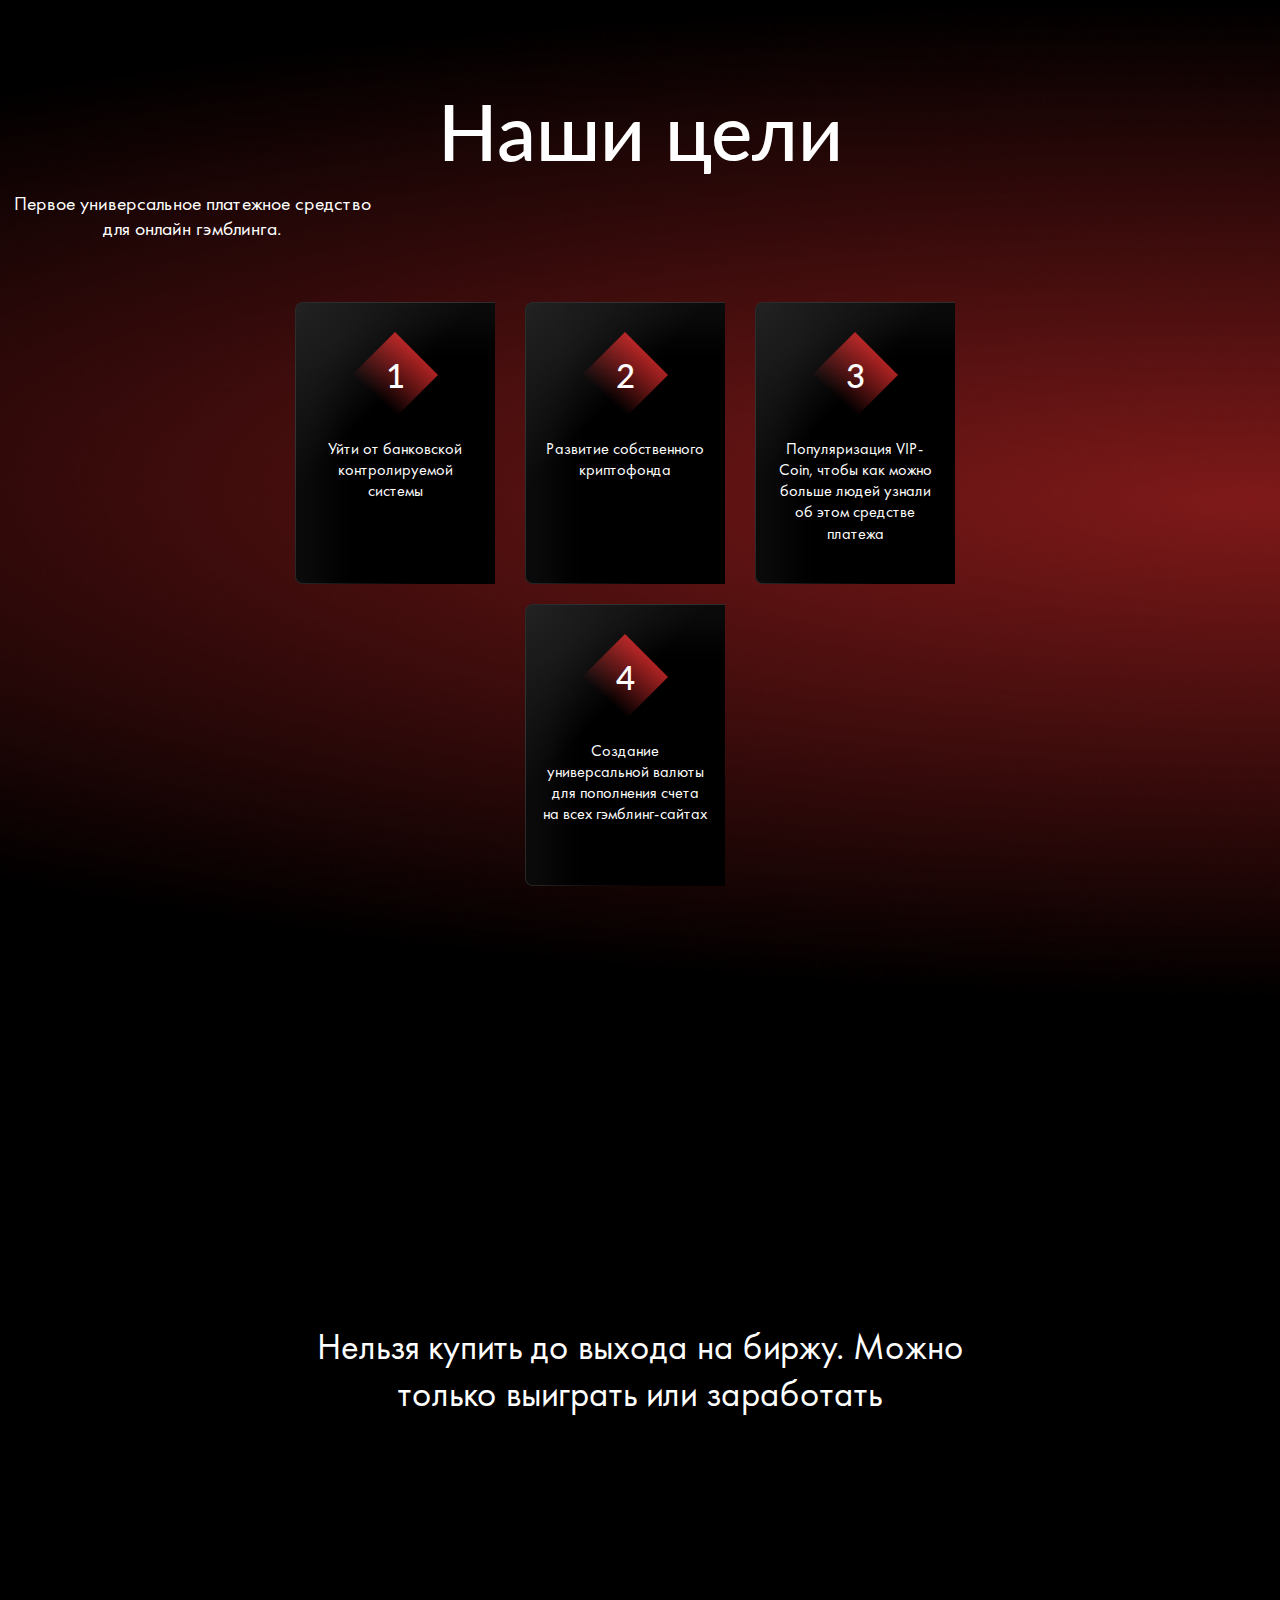
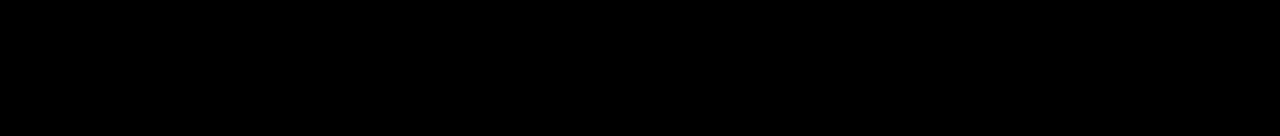
<file: index.html>
<!DOCTYPE html>
<html lang="en">
  <head>
    <meta charset="UTF-8" />
    <meta name="viewport" content="width=device-width, initial-scale=1.0" />
    <title>Document</title>
    <link rel="stylesheet" href="style.css" />
  </head>
  <body>
    <div class="goals">
      <div class="header">Наши цели</div>
      <div class="info">
        Первое универсальное платежное средство для онлайн гэмблинга.
      </div>
      <div class="card__section">
        <div class="card">
          <div class="card__square">
            <div class="card__square-number">1</div>
          </div>
          <div class="card__inf">Уйти от банковской контролируемой системы</div>
        </div>
        <div class="card">
          <div class="card__square">
            <div class="card__square-number">2</div>
          </div>
          <div class="card__inf">Развитие собственного криптофонда</div>
        </div>
        <div class="card">
          <div class="card__square">
            <div class="card__square-number">3</div>
          </div>
          <div class="card__inf">
            Популяризация VIP-Coin, чтобы как можно больше людей узнали об этом
            средстве платежа
          </div>
        </div>
        <div class="card">
          <div class="card__square">
            <div class="card__square-number">4</div>
          </div>
          <div class="card__inf">
            Создание универсальной валюты для пополнения счета на всех
            гэмблинг-сайтах
          </div>
        </div>
      </div>
    </div>
    <div class="credo">
      <div class="credo__header">
        Нельзя купить до выхода на биржу. Можно только
        <span class="bottom-line"></span>выиграть или
        <span class="bottom-line2"></span>
        заработать
      </div>
      <div class="ellipse__container"><div class="ellipse"></div></div>
      <div class="bottom-border"></div>
    </div>
  </body>
</html>
</file>
<file: style.css>
@font-face {
  font-family: "Lato-Medium";
  src: url("./font/Lato-Medium.eot") format("eot"),
    url("./font/Lato-Medium.otf") format("otf"),
    url("./font/Lato-Medium.ttf") format("ttf"),
    url("./font/Lato-Medium.woff") format("woff"),
    url("./font/Lato-Medium.woff2") format("woff2");
}
@font-face {
  font-family: "FuturaPT";
  src: url("./font/FuturaPT-Book.ttf") format("ttf"),
    url("./font/FuturaPT-Book.woff") format("woff");
}
*,
*::before,
*::after {
  padding: 0;
  margin: 0;
  border: 0;
  box-sizing: border-box;
}

a {
  text-decoration: none;
}
img {
  vertical-align: top;
}
nav,
header,
footer {
  display: block;
}

html,
body {
  height: 100%;
  color: #fff;
}
/* input,
button,
textarea,
select {
  font: inherit;
} */

ul,
ol,
li {
  list-style: none;
}
/* h1,
h2,
h3,
h4,
h5 {
  font-size: inherit;
  font-weight: inherit;
} */

.goals {
  max-width: 1920px;
  height: 714px;

  background-image: url("./img/Ellipse.png"), url("./img/background.png");
  background-repeat: no-repeat;
}

.header-info {
  display: flex;
  flex-direction: column;
  justify-content: center;
  align-items: center;
}
.header {
  font-family: "Lato-Medium", sans-serif;
  font-size: calc(35px + 65 * (100vw / 1920));
  line-height: 100%;
  text-align: center;
  padding-top: 92.2px;
  margin-bottom: 20px;
}

.info {
  font-family: "FuturaPT", sans-serif;
  font-size: 22px;
  line-height: 130%;
  text-align: center;
  width: 21%;
  margin-bottom: 60px;
}
.card__section {
  display: flex;
  margin-left: 277px;
  margin-right: 277px;
}

.card {
  background-image: url("./img/cardblock.png");

  width: 24%;
  height: 282px;
  display: flex;
  flex-direction: column;
  align-items: center;
  padding-top: 30px;
}

.card:not(:last-child) {
  margin-right: 30px;
}

.card__square {
  background-repeat: no-repeat;
  background-image: url("./img/cardsquare.png");
  width: 86px;
  height: 86px;

  font-family: "Lato-Medium", sans-serif;
  font-size: 40px;
  line-height: 130%;
  position: relative;

  margin-bottom: 20px;
}

.card__square-number {
  position: absolute;
  top: 50%;
  left: 50%;
  transform: translate(-50%, -50%);
  font-size: 40px;
}

.card__inf {
  font-family: "FuturaPT", sans-serif;
  font-size: 22px;
  line-height: 130%;
  text-align: center;
  padding-left: 17px;
  padding-right: 17px;
}

.credo {
  max-width: 1920px;
  height: 730px;
  background-color: black;
  position: relative;
}
.credo__header {
  font-family: "FuturaPT", sans-serif;
  font-size: calc(20px + 30 * (100vw / 1920));
  line-height: 130%;
  color: #fff;
  text-align: center;
  width: 48%;
  position: absolute;
  top: 50%;
  left: 50%;
  transform: translate(-50%, -50%);

  z-index: 4;
}

.ellipse__container {
  position: relative;
  left: 21.5%;
  top: 25.5%;

  width: 33%;
  height: 41%;
}
img {
  width: 100%;
}

span {
  border-bottom: 2px solid #ff3333;
}

@media (min-device-width: 1500px) and (max-device-width: 1700px) {
  .goals {
    max-width: 1700px;
    height: 714px;
  }

  .info {
    font-size: calc(15px + 7 * (100vw / 1920));

    max-width: 21%;

    margin-bottom: 60px;
  }
  .card__section {
    display: flex;
  }

  .card {
    width: 24%;
    height: 282px;
    display: flex;
    flex-direction: column;
    align-items: center;
    padding-top: 30px;
    padding-bottom: 15px;
  }

  .card:not(:last-child) {
    margin-right: 30px;
  }

  .card__square {
    width: 86px;
    height: 86px;

    font-size: calc(20px + 20 * (100vw / 1920));

    margin-bottom: 20px;
  }

  .card__square-number {
    position: absolute;
    font-size: calc(20px + 20 * (100vw / 1920));
  }

  .card__inf {
    font-size: calc(10px + 12 * (100vw / 1920));

    padding-left: 17px;
    padding-right: 17px;
  }

  .credo {
    max-width: 1920px;
    height: 730px;
  }
  .credo__header {
    font-size: calc(20px + 30 * (100vw / 1920));

    width: 52%;
  }

  .ellipse__container {
    position: relative;
    left: 22%;
    top: 25.5%;

    width: 33%;
    height: 41%;
  }

  img {
    width: 100%;
    height: 100%;
  }
}

@media (min-device-width: 1025px) and (max-device-width: 1499px) {
  .goals {
    max-width: 1700px;
    height: auto;
    background-size: cover;
  }

  .header-info {
    display: flex;
    flex-direction: column;
    justify-content: center;
    align-items: center;
  }
  .header {
    text-align: center;
    padding-top: 92.2px;
    margin-bottom: 20px;
  }

  .info {
    font-size: calc(15px + 7 * (100vw / 1920));
    line-height: 130%;
    text-align: center;
    width: 30%;

    margin-bottom: 60px;
  }
  .card__section {
    display: flex;
    margin-left: 277px;
    margin-right: 277px;
    flex-wrap: wrap;
    justify-content: center;
    padding-bottom: 100px;
  }

  .card:not(:last-child) {
    margin-right: 30px;
  }

  .card {
    display: flex;
    flex-direction: column;
    align-items: center;
    padding-top: 30px;
    padding-bottom: 15px;
    background-size: auto;
    width: 200px;
    margin-bottom: 20px;
    margin-right: 30px;
  }

  .card__square {
    background-size: auto;

    line-height: 130%;
    position: relative;

    margin-bottom: 20px;
  }

  .card__square-number {
    position: absolute;
    font-size: calc(20px + 20 * (100vw / 1920));
    top: 50%;
    left: 50%;
    transform: translate(-50%, -50%);
  }

  .card__inf {
    font-family: "FuturaPT", sans-serif;
    font-size: calc(5px + 17 * (100vw / 1920));
    line-height: 130%;
    text-align: center;
    padding-left: 17px;
    padding-right: 17px;
  }

  .credo {
    max-width: 1920px;
    height: 730px;
    background-color: black;
    position: relative;
  }
  .credo__header {
    font-size: calc(10px + 40 * (100vw / 1920));

    color: #fff;
    text-align: center;
    width: 55%;
  }

  .ellipse__container {
    position: relative;
    left: 22%;
    top: 25.5%;

    width: 33%;
    height: 41%;
  }

  img {
    width: 100%;
    height: 100%;
  }
}

@media (min-device-width: 768px) and (max-device-width: 1024px) {
  .goals {
    max-width: 1700px;
    height: auto;
    background-size: cover;
    display: flex;
    flex-direction: column;
    align-items: center;
    justify-content: center;
  }

  .header-info {
    display: flex;
    flex-direction: column;
    justify-content: center;
    align-items: center;
  }
  .header {
    text-align: center;
    padding-top: 92.2px;
    margin-bottom: 20px;
  }

  .info {
    font-size: calc(15px + 7 * (100vw / 1920));
    line-height: 130%;
    text-align: center;
    width: 60%;

    margin-bottom: 60px;
  }
  .card__section {
    display: flex;
    margin-left: 277px;
    margin-right: 277px;
    flex-wrap: wrap;
    justify-content: center;
    padding-bottom: 100px;
  }

  .card:not(:last-child) {
    margin-right: 30px;
  }

  .card {
    display: flex;
    flex-direction: column;
    align-items: center;
    padding-top: 30px;
    padding-bottom: 15px;
    background-size: auto;
    width: 200px;
    margin-bottom: 20px;
    margin-right: 30px;
    background-repeat: no-repeat;
  }

  .card__square {
    background-size: auto;

    line-height: 130%;
    position: relative;

    margin-bottom: 20px;
  }

  .card__square-number {
    position: absolute;
    font-size: calc(20px + 20 * (100vw / 1920));
    top: 50%;
    left: 50%;
    transform: translate(-50%, -50%);
  }

  .card__inf {
    font-family: "FuturaPT", sans-serif;
    font-size: calc(15px + 7 * (100vw / 1920));
    line-height: 130%;
    text-align: center;
    padding-left: 17px;
    padding-right: 17px;
  }

  .credo {
    max-width: 1920px;
    height: 730px;
    background-color: black;
    position: relative;
  }
  .credo__header {
    font-size: calc(5px + 45 * (100vw / 1920));

    color: #fff;
    text-align: center;
    width: 55%;
  }

  .ellipse__container {
    position: relative;
    left: 22%;
    top: 25.5%;

    width: 33%;
    height: 41%;
  }

  img {
    width: 100%;
    height: 100%;
  }
}

@media (min-device-width: 440px) and (max-device-width: 767px) {
  .goals {
    max-width: 1700px;
    height: auto;
    background-size: cover;
    display: flex;
    flex-direction: column;
    align-items: center;
    justify-content: center;
  }

  .info {
    font-size: calc(15px + 7 * (100vw / 1920));
    line-height: 130%;
    text-align: center;
    width: 80%;

    margin-bottom: 60px;
  }
  .card__section {
    display: flex;
    margin-left: 277px;
    margin-right: 277px;
    flex-wrap: wrap;
    justify-content: center;
    padding-bottom: 100px;
  }

  .card:not(:last-child) {
    margin-right: 0px;
  }

  .card {
    display: flex;
    flex-direction: column;
    align-items: center;
    padding-top: 30px;
    padding-bottom: 15px;
    background-size: auto;
    width: 200px;
    margin-bottom: 20px;
    margin-right: 0px;
    background-repeat: no-repeat;
  }

  .card__square {
    background-size: auto;

    line-height: 130%;
    position: relative;

    margin-bottom: 20px;
  }

  .card__square-number {
    position: absolute;
    font-size: calc(20px + 20 * (100vw / 1920));
    top: 50%;
    left: 50%;
    transform: translate(-50%, -50%);
  }

  .card__inf {
    font-family: "FuturaPT", sans-serif;
    font-size: calc(15px + 7 * (100vw / 1920));
    line-height: 130%;
    text-align: center;
    padding-left: 17px;
    padding-right: 17px;
  }

  .credo {
    max-width: 1920px;
    height: 730px;
    background-color: black;
    position: relative;
  }
  .credo__header {
    font-size: calc(5px + 45 * (100vw / 1920));

    color: #fff;
    width: 61%;
  }

  .ellipse__container {
    position: relative;
    left: 22%;
    top: 25.5%;

    width: 33%;
    height: 41%;
  }

  img {
    width: 100%;
    height: 100%;
  }
}

@media (min-device-width: 320px) and (max-device-width: 439px) {
  .goals {
    max-width: 1700px;
    height: auto;
    background-size: cover;
    display: flex;
    flex-direction: column;
    align-items: center;
    justify-content: center;
  }

  .info {
    font-size: calc(15px + 7 * (100vw / 1920));
    line-height: 130%;
    text-align: center;
    width: 80%;

    margin-bottom: 60px;
  }
  .card__section {
    display: flex;
    margin-left: 277px;
    margin-right: 277px;
    flex-wrap: wrap;
    justify-content: center;
    padding-bottom: 100px;
  }

  .card:not(:last-child) {
    margin-right: 0px;
  }

  .card {
    display: flex;
    flex-direction: column;
    align-items: center;
    padding-top: 30px;
    padding-bottom: 15px;
    background-size: auto;
    width: 200px;
    margin-bottom: 20px;
    margin-right: 0px;
    background-repeat: no-repeat;
  }

  .card__square {
    background-size: auto;

    line-height: 130%;
    position: relative;

    margin-bottom: 20px;
  }

  .card__square-number {
    position: absolute;
    font-size: calc(20px + 20 * (100vw / 1920));
    top: 50%;
    left: 50%;
    transform: translate(-50%, -50%);
  }

  .card__inf {
    font-family: "FuturaPT", sans-serif;
    font-size: calc(15px + 7 * (100vw / 1920));
    line-height: 130%;
    text-align: center;
    padding-left: 17px;
    padding-right: 17px;
  }

  .credo {
    max-width: 1920px;
    height: 730px;
    background-color: black;
    position: relative;
  }
  .credo__header {
    font-size: calc(5px + 45 * (100vw / 1920));

    color: #fff;
    width: 68%;
  }

  .ellipse__container {
    position: relative;
    left: 22%;
    top: 25.5%;

    width: 33%;
    height: 41%;
  }

  img {
    width: 100%;
    height: 100%;
  }
}

@media (max-device-width: 319px) {
  .goals {
    max-width: 1700px;
    height: auto;
    background-size: cover;
    display: flex;
    flex-direction: column;
    align-items: center;
    justify-content: center;
  }

  .info {
    font-size: calc(15px + 7 * (100vw / 1920));
    line-height: 130%;
    text-align: center;
    width: 80%;

    margin-bottom: 60px;
  }
  .card__section {
    display: flex;
    margin-left: 277px;
    margin-right: 277px;
    flex-wrap: wrap;
    justify-content: center;
    padding-bottom: 100px;
  }

  .card:not(:last-child) {
    margin-right: 0px;
  }

  .card {
    display: flex;
    flex-direction: column;
    align-items: center;
    padding-top: 30px;
    padding-bottom: 15px;
    background-size: auto;
    width: 200px;
    margin-bottom: 20px;
    margin-right: 0px;
    background-repeat: no-repeat;
  }

  .card__square {
    background-size: auto;

    line-height: 130%;
    position: relative;

    margin-bottom: 20px;
  }

  .card__square-number {
    position: absolute;
    font-size: calc(20px + 20 * (100vw / 1920));
    top: 50%;
    left: 50%;
    transform: translate(-50%, -50%);
  }

  .card__inf {
    font-family: "FuturaPT", sans-serif;
    font-size: calc(15px + 7 * (100vw / 1920));
    line-height: 130%;
    text-align: center;
    padding-left: 17px;
    padding-right: 17px;
  }

  .credo {
    max-width: 1920px;
    height: 730px;
    background-color: black;
    position: relative;
  }
  .credo__header {
    font-size: calc(5px + 45 * (100vw / 1920));

    color: #fff;
    width: 68%;
  }

  .ellipse__container {
    position: relative;
    left: 22%;
    top: 25.5%;

    width: 33%;
    height: 41%;
  }

  img {
    width: 100%;
    height: 100%;
  }
}
</file>
